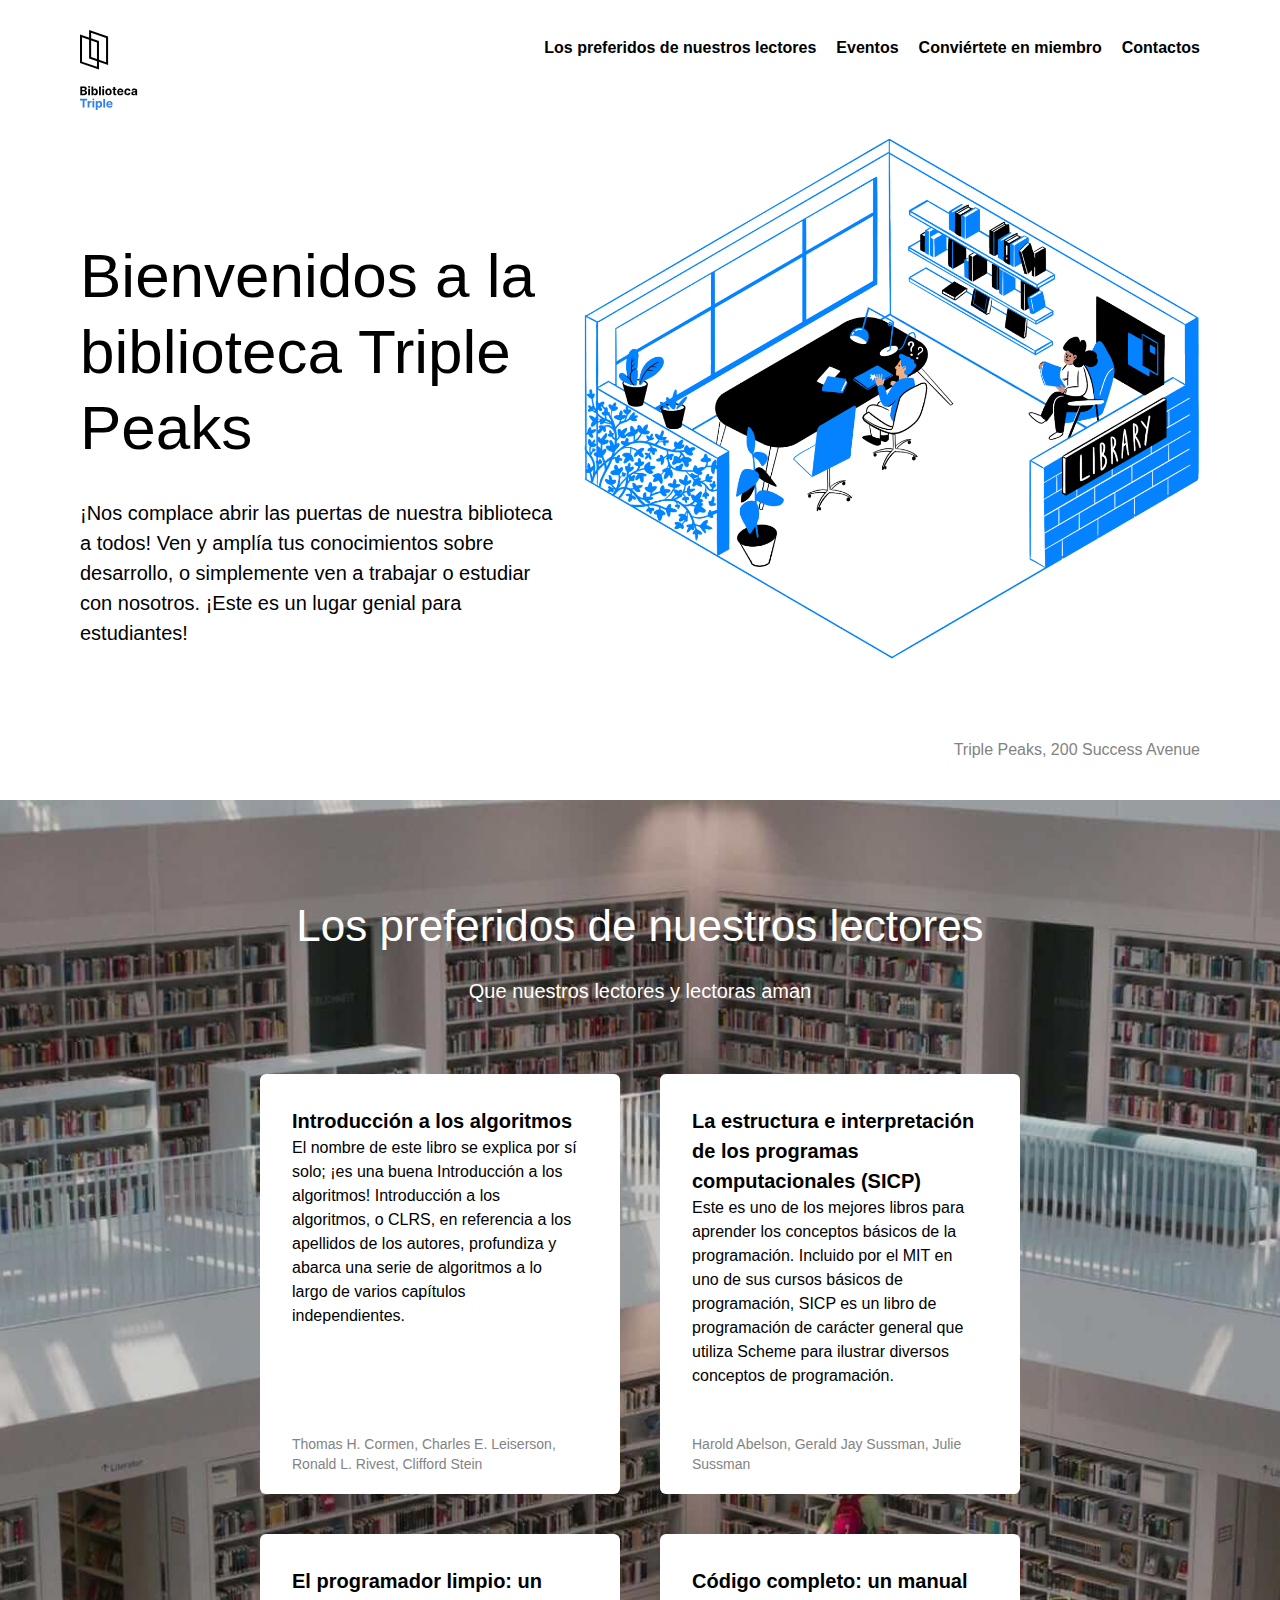
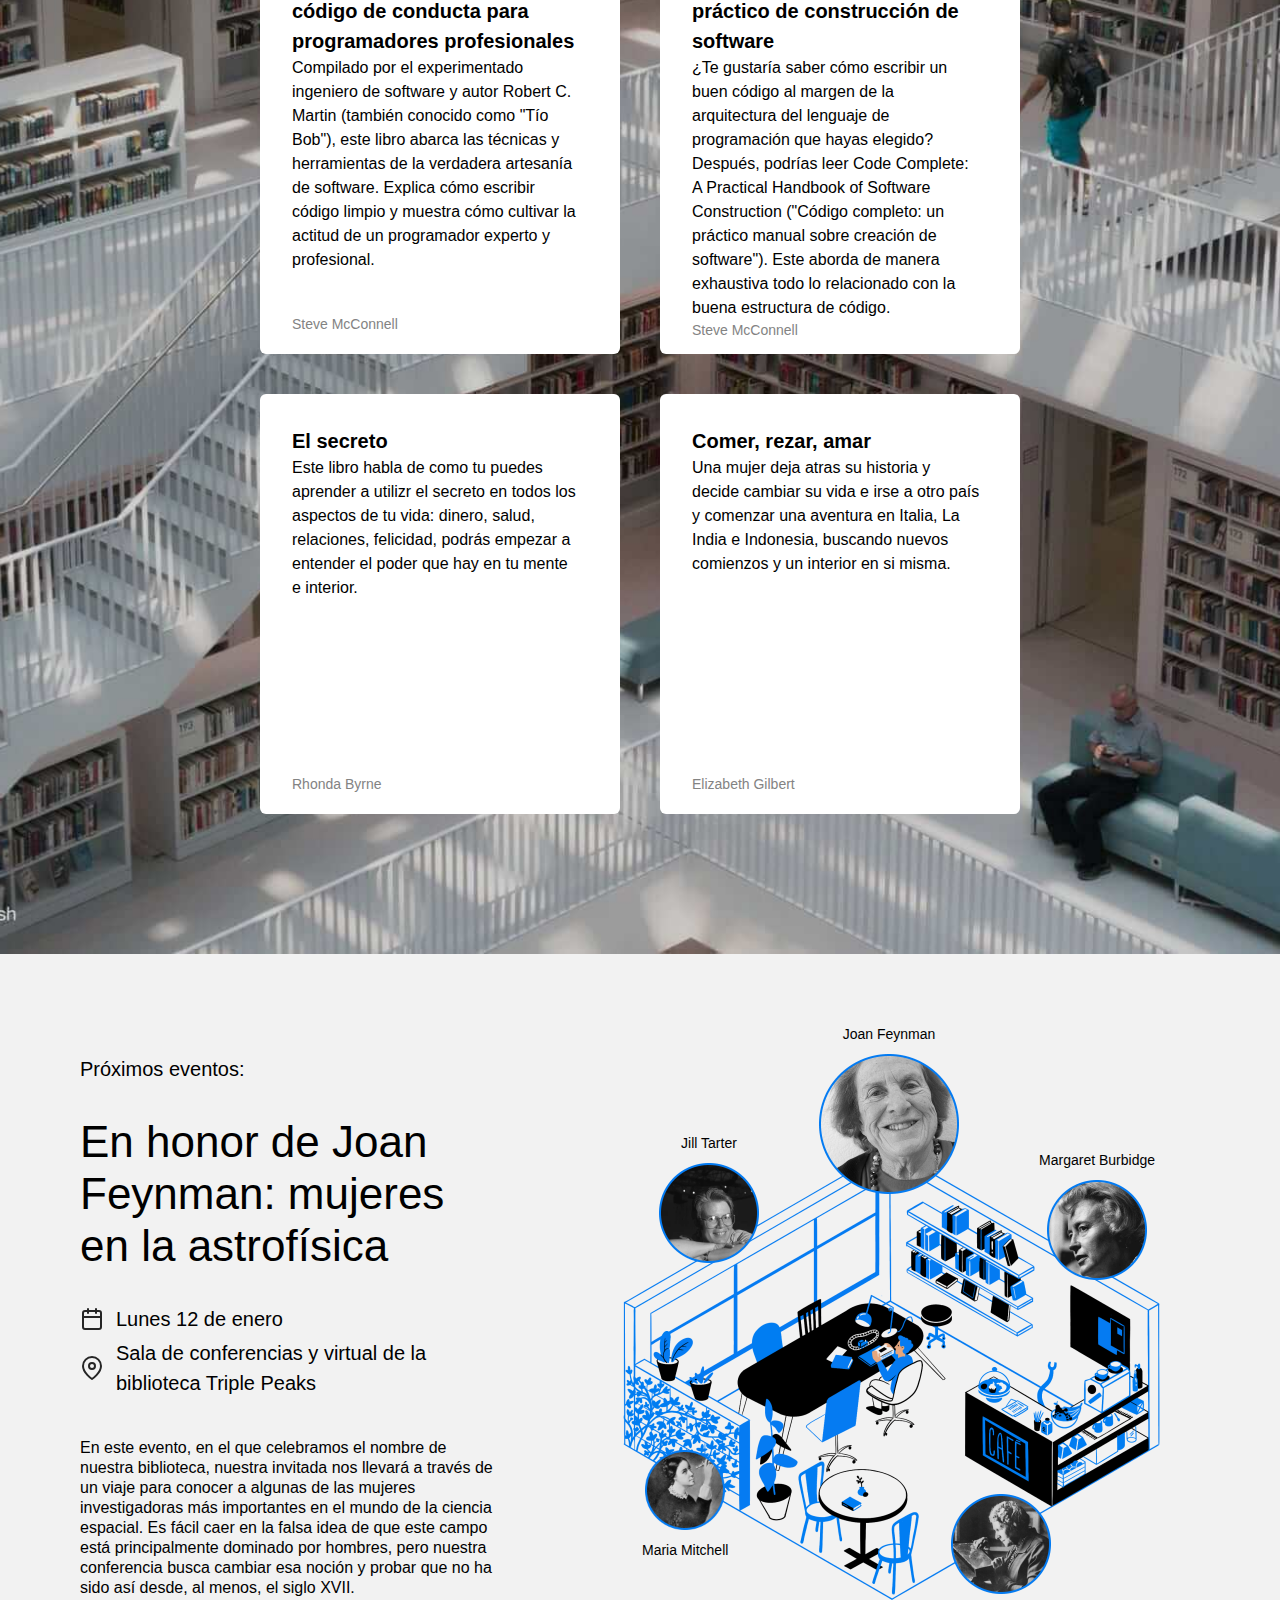
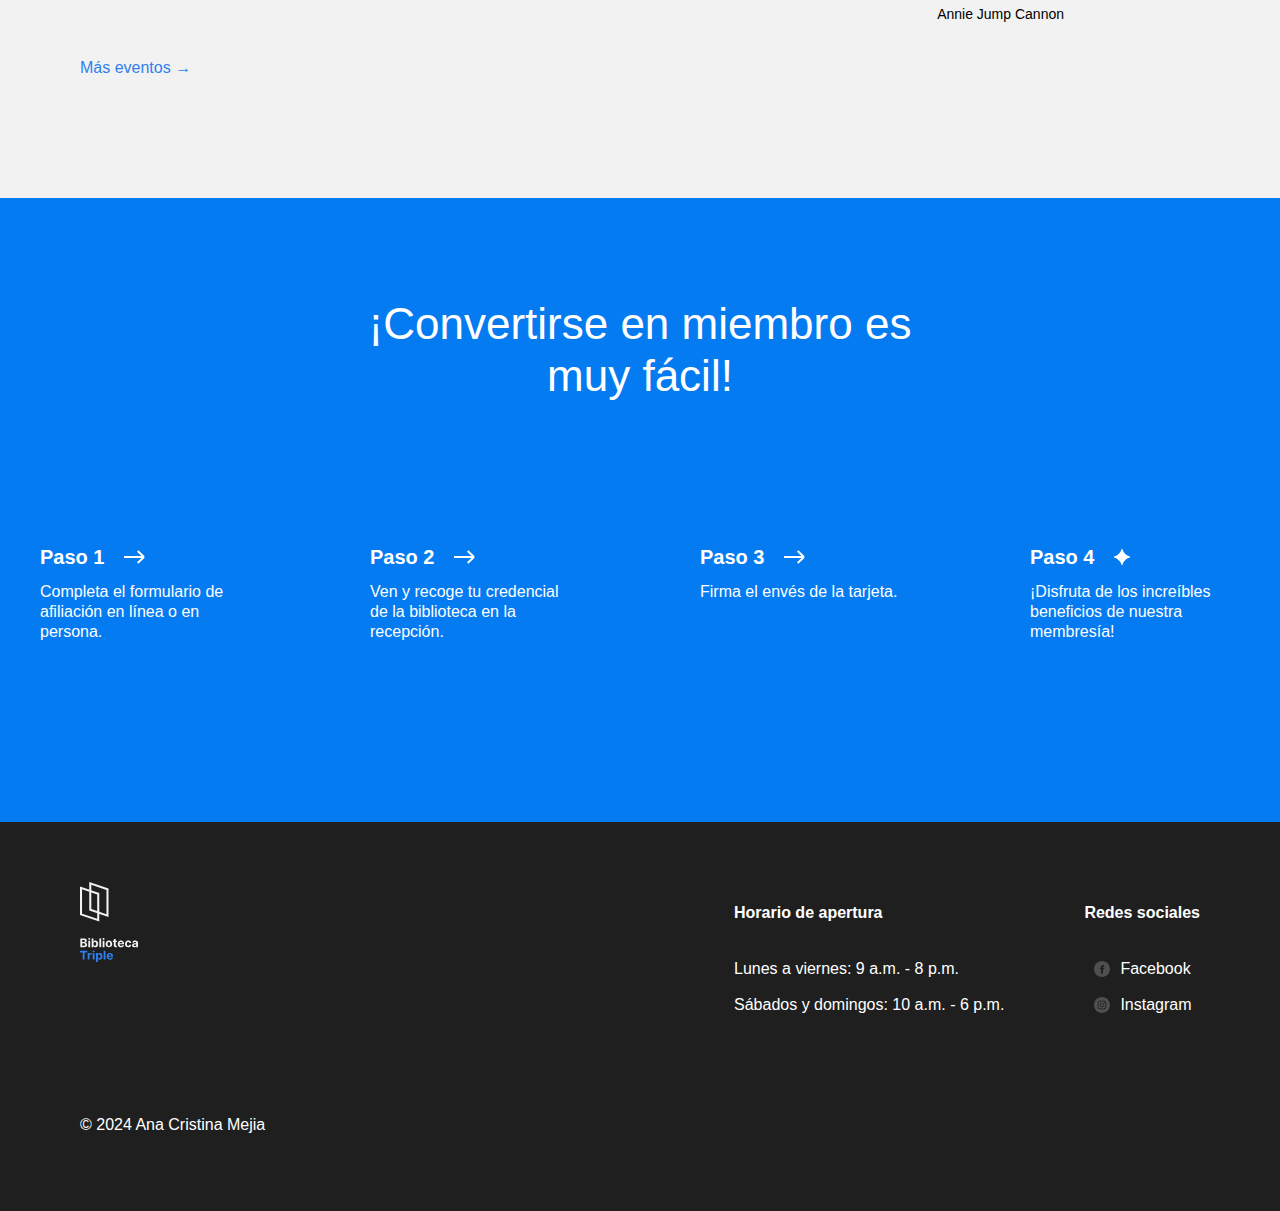
<file: index.html>
<!DOCTYPE html>
<html lang="es">
  <head>
    <meta charset="UTF-8" />
    <meta name="viewport" content="width=device-width, initial-scale=1.0" />
    <title>Biblioteca Triple Peaks</title>
    <link rel="shortcut icon" href="favicon.ico" />
    <link rel="stylesheet" href="./vendor/normalize.css" />
    <link rel="stylesheet" href="./styles/style.css" />
  </head>
  <body>
    <div class="page">
      <header class="header">
        <nav class="nav">
          <img
            src="./images/logo.svg"
            alt="Logotipo de la Biblioteca Triple Peaks"
            class="nav__logo"
          />
          <ul class="nav__links">
            <li>
              <a class="nav__link" href="#staff"
                >Los preferidos de nuestros lectores</a
              >
            </li>
            <li>
              <a class="nav__link" href="#events">Eventos</a>
            </li>
            <li>
              <a class="nav__link" href="#membership">Conviértete en miembro</a>
            </li>
            <li>
              <a class="nav__link" href="#footer">Contactos</a>
            </li>
          </ul>
        </nav>
        <div class="header__content">
          <div>
            <h1 class="header__title">
              Bienvenidos a la biblioteca Triple Peaks
            </h1>
            <p class="header__description">
              ¡Nos complace abrir las puertas de nuestra biblioteca a todos! Ven
              y amplía tus conocimientos sobre desarrollo, o simplemente ven a
              trabajar o estudiar con nosotros. ¡Este es un lugar genial para
              estudiantes!
            </p>
          </div>
          <img
            src="./images/inside_the_library.png"
            alt="Ilustración 'Dentro de la biblioteca'"
            class="header__image"
          />
        </div>
        <div class="header__footer">
          <p class="header__address">Triple Peaks, 200 Success Avenue</p>
        </div>
      </header>
      <main class="content">
        <section id="staff" class="staff">
          <h2 class="staff__title">Los preferidos de nuestros lectores</h2>
          <p class="staff__subtitle">Que nuestros lectores y lectoras aman</p>
          <ul class="staff__cards">
            <li class="card">
              <div class="card__content">
                <h3 class="card__title">Introducción a los algoritmos</h3>
                <p class="card__text">
                  El nombre de este libro se explica por sí solo; ¡es una buena
                  Introducción a los algoritmos! Introducción a los algoritmos,
                  o CLRS, en referencia a los apellidos de los autores,
                  profundiza y abarca una serie de algoritmos a lo largo de
                  varios capítulos independientes.
                </p>
                <p class="card__footer">
                  Thomas H. Cormen, Charles E. Leiserson, Ronald L. Rivest,
                  Clifford Stein
                </p>
              </div>
            </li>
            <li class="card">
              <div class="card__content">
                <h3 class="card__title">
                  La estructura e interpretación de los programas
                  computacionales (SICP)
                </h3>
                <p class="card__text">
                  Este es uno de los mejores libros para aprender los conceptos
                  básicos de la programación. Incluido por el MIT en uno de sus
                  cursos básicos de programación, SICP es un libro de
                  programación de carácter general que utiliza Scheme para
                  ilustrar diversos conceptos de programación.
                </p>
                <p class="card__footer">
                  Harold Abelson, Gerald Jay Sussman, Julie Sussman
                </p>
              </div>
            </li>
            <li class="card">
              <div class="card__content">
                <h3 class="card__title">
                  El programador limpio: un código de conducta para
                  programadores profesionales
                </h3>
                <p class="card__text">
                  Compilado por el experimentado ingeniero de software y autor
                  Robert C. Martin (también conocido como "Tío Bob"), este libro
                  abarca las técnicas y herramientas de la verdadera artesanía
                  de software. Explica cómo escribir código limpio y muestra
                  cómo cultivar la actitud de un programador experto y
                  profesional.
                </p>
                <p class="card__footer">Steve McConnell</p>
              </div>
            </li>
            <li class="card">
              <div class="card__content">
                <h3 class="card__title">
                  Código completo: un manual práctico de construcción de
                  software
                </h3>
                <p class="card__text">
                  ¿Te gustaría saber cómo escribir un buen código al margen de
                  la arquitectura del lenguaje de programación que hayas
                  elegido? Después, podrías leer Code Complete: A Practical
                  Handbook of Software Construction ("Código completo: un
                  práctico manual sobre creación de software"). Este aborda de
                  manera exhaustiva todo lo relacionado con la buena estructura
                  de código.
                </p>
                <p class="card__footer">Steve McConnell</p>
              </div>
            </li>
            <li class="card">
              <div class="card__content">
                <h3 class="card__title">El secreto</h3>
                <p class="card__text">
                  Este libro habla de como tu puedes aprender a utilizr el
                  secreto en todos los aspectos de tu vida: dinero, salud,
                  relaciones, felicidad, podrás empezar a entender el poder que
                  hay en tu mente e interior.
                </p>
                <p class="card__footer">Rhonda Byrne</p>
              </div>
            </li>
            <li class="card">
              <div class="card__content">
                <h3 class="card__title">Comer, rezar, amar</h3>
                <p class="card__text">
                  Una mujer deja atras su historia y decide cambiar su vida e
                  irse a otro país y comenzar una aventura en Italia, La India e
                  Indonesia, buscando nuevos comienzos y un interior en si
                  misma.
                </p>
                <p class="card__footer">Elizabeth Gilbert</p>
              </div>
            </li>
          </ul>
        </section>
        <section id="events" class="events">
          <div class="events__content">
            <h2 class="events__heading">Próximos eventos:</h2>
            <h3 class="events__title">
              En honor de Joan Feynman: mujeres en la astrofísica
            </h3>
            <div class="event-info events__info-section">
              <div class="event-info__item">
                <img
                  src="./images/icon_calendar.svg"
                  alt="Calendar icon"
                  class="event-info__icon"
                />
                <p class="event-info__text">Lunes 12 de enero</p>
              </div>
              <div class="event-info__item">
                <img
                  src="./images/icon_pin.svg"
                  alt="Pin icon"
                  class="event-info__icon"
                />
                <p class="event-info__text">
                  Sala de conferencias y virtual de la biblioteca Triple Peaks
                </p>
              </div>
            </div>
            <p class="events__description">
              En este evento, en el que celebramos el nombre de nuestra
              biblioteca, nuestra invitada nos llevará a través de un viaje para
              conocer a algunas de las mujeres investigadoras más importantes en
              el mundo de la ciencia espacial. Es fácil caer en la falsa idea de
              que este campo está principalmente dominado por hombres, pero
              nuestra conferencia busca cambiar esa noción y probar que no ha
              sido así desde, al menos, el siglo XVII.
            </p>
            <a href="#" class="events__more">Más eventos &rarr;</a>
          </div>
          <div class="events__cover">
            <img
              src="./images/cafe.png"
              alt="Cafe de la libreria"
              class="events__image"
            />
            <div class="person person_name_feynman">
              <p class="person__caption">Joan Feynman</p>
              <img
                src="./images/person_feynman.png"
                alt="Foto Feynman"
                class="person__image person__image_size_l"
              />
            </div>
            <div class="person person_name_burbidge">
              <p class="person__caption">Margaret Burbidge</p>
              <img
                src="./images/person_burbidge.png"
                alt="Foto Burbidge"
                class="person__image person__image_size_m"
              />
            </div>
            <div class="person person_name_cannon">
              <img
                src="./images/person_cannon.png"
                alt="Foto Cannon"
                class="person__image person__image_size_m"
              />
              <p class="person__caption">Annie Jump Cannon</p>
            </div>
            <div class="person person_name_mitchell">
              <img
                src="./images/person_mitchell.png"
                alt="Foto Mitchell"
                class="person__image person__image_size_s"
              />
              <p class="person__caption">Maria Mitchell</p>
            </div>
            <div class="person person_name_tarter">
              <p class="person__caption">Jill Tarter</p>
              <img
                src="./images/person_tarter.png"
                alt="Foto Tarter"
                class="person__image person__image_size_m"
              />
            </div>
          </div>
        </section>
        <section id="membership" class="membership">
          <h2 class="membership__title">
            ¡Convertirse en miembro es muy fácil!
          </h2>
          <ul class="membership__steps">
            <li class="step">
              <h3 class="step__title">
                Paso 1
                <img
                  src="./images/icon_step_forward.svg"
                  alt="icon forward"
                  class="step__icon"
                />
              </h3>
              <p class="step__description">
                Completa el formulario de afiliación en línea o en persona.
              </p>
            </li>
            <li class="step">
              <h3 class="step__title">
                Paso 2
                <img
                  src="./images/icon_step_forward.svg"
                  alt="icon forward"
                  class="step__icon"
                />
              </h3>
              <p class="step__description">
                Ven y recoge tu credencial de la biblioteca en la recepción.
              </p>
            </li>
            <li class="step">
              <h3 class="step__title">
                Paso 3
                <img
                  src="./images/icon_step_forward.svg"
                  alt="icon forward"
                  class="step__icon"
                />
              </h3>
              <p class="step__description">Firma el envés de la tarjeta.</p>
            </li>
            <li class="step">
              <h3 class="step__title">
                Paso 4
                <img
                  src="./images/icon_step_finish.svg"
                  alt="icon finish"
                  class="step__icon"
                />
              </h3>
              <p class="step__description">
                ¡Disfruta de los increíbles beneficios de nuestra membresía!
              </p>
            </li>
          </ul>
        </section>
      </main>
      <footer id="footer" class="footer">
        <div class="footer__columns">
          <div class="footer__column">
            <img
              src="./images/logo_white.svg"
              alt="Logo biblioteca"
              class="footer__logo"
            />
          </div>
          <div class="footer__column footer__column_content_hours">
            <h4 class="footer__column-heading">Horario de apertura</h4>
            <ul class="footer__list">
              <li class="footer__list-item">
                Lunes a viernes: 9 a.m. - 8 p.m.
              </li>
              <li class="footer__list-item">
                Sábados y domingos: 10 a.m. - 6 p.m.
              </li>
            </ul>
          </div>
          <div class="footer__column footer__column_content_social">
            <h4 class="footer__column-heading">Redes sociales</h4>
            <ul class="footer__list">
              <li class="footer__list-item">
                <a class="footer__column-link" href="#">
                  <img
                    class="footer__social-icon"
                    src="./images/facebook_white.svg"
                    alt="Icono de Facebook"
                  />
                  Facebook
                </a>
              </li>
              <li class="footer__list-item">
                <a class="footer__column-link" href="#">
                  <img
                    class="footer__social-icon"
                    src="./images/instagram_white.svg"
                    alt="Icono de instagram"
                  />
                  Instagram
                </a>
              </li>
            </ul>
          </div>
        </div>
        <p class="footer__copyright">© 2024 Ana Cristina Mejia</p>
      </footer>
    </div>
  </body>
</html>
</file>
<file: styles/style.css>
.page {
  max-width: 1600px;
  min-width: 1100px;
  margin: auto;
  font-family: sans-serif, Arial;
  font-size: 16px;
  line-height: 20px;
}

.header {
  display: flex;
  flex-direction: column;
  height: 100vh;
  min-height: 720px;
  max-height: 800px;
  padding: 30px 80px 40px;
  position: relative;
  box-sizing: border-box;
}

.nav {
  display: flex;
  justify-content: space-between;
}

.nav__logo {
  height: 80px;
  width: 58px;
}

.nav__links {
  display: flex;
  flex-direction: row;
  margin: 8px 0 0;
  column-gap: 20px;
  list-style-type: none;
  padding: 0;
}

.nav__link {
  color: #000000;
  text-decoration: none;
  font-weight: bold;
}

.header__content {
  display: flex;
  justify-content: space-between;
}

.header__title {
  max-width: 635px;
  font-size: 62px;
  line-height: 76px;
  font-weight: 500;
  margin-bottom: 32px;
  margin-top: 128px;
}

.header__description {
  max-width: 515px;
  font-size: 20px;
  line-height: 30px;
  margin-top: 32px;
}

.header__image {
  max-width: 636px;
}

.header__footer {
  margin-top: auto;
  width: 100%;
  display: flex;
  align-items: center;
  justify-content: flex-end;
  box-sizing: border-box;
}

.header__link {
  color: #2f80ed;
  text-decoration: none;
}

.header__address {
  margin: 0;
  color: #838383;
}

.staff {
  background-image: url(../images/staff_picks_background.jpg);
  background-size: cover;
  background-repeat: no-repeat;
  background-position: center;
  padding: 100px 0 140px;
}

.staff__title {
  text-align: center;
  font-size: 44px;
  line-height: 52px;
  font-weight: 400;
  margin: 0 0 24px;
  color: white;
}

.staff__subtitle {
  text-align: center;
  font-size: 20px;
  line-height: 30px;
  font-weight: 400;
  margin: 0;
  color: white;
}

.staff__cards {
  display: flex;
  max-width: 760px;
  margin: 68px auto 0px auto;
  padding: 0px;
  justify-content: center;
  flex-wrap: wrap;
  gap: 40px;
  list-style-type: none;
}

.card {
  background-color: #fff;
  border-radius: 6px;
  padding: 32px 40px 20px 32px;
  box-sizing: border-box;
  height: 420px;
  width: 360px;
}

.card__content {
  width: 100%;
  height: 100%;
  display: flex;
  flex-direction: column;
}

.card__title {
  font-size: 20px;
  line-height: 30px;
  font-weight: 700;
  margin: 0;
}

.card__text {
  margin: 20px 0 0;
  font-size: 16px;
  line-height: 24px;
  display: contents;
}

.card__footer {
  margin: auto 0 0 0;
  font-size: 14px;
  line-height: 20px;
  color: #838383;
}

.events {
  padding: 100px 0 120px 80px;
  display: flex;
  align-items: start;
  justify-content: space-between;
  box-sizing: border-box;
  background-color: #f2f2f2;
}

.events__content {
  flex-basis: 580px;
}

.events__heading {
  font-size: 20px;
  font-weight: 500;
  line-height: 30px;
  margin: 0;
}

.events__title {
  font-size: 44px;
  font-weight: 500;
  line-height: 52px;
  margin: 32px 0 0;
}

.events__info-section {
  margin-top: 32px;
}

.event-info__item {
  display: flex;
  align-items: center;
  margin-bottom: 4px;
  font-weight: 500;
}

.event-info__icon {
  background-repeat: no-repeat;
  background-position: center;
  margin-right: 12px;
  width: 24px;
  height: 24px;
}

.event-info__text {
  font-size: 20px;
  font-weight: 500;
  line-height: 30px;
  margin: 0;
}

.events__description {
  margin: 40px 0 60px;
}

.events__more {
  color: #2f80ed;
  text-decoration: none;
}

.events__cover {
  flex-grow: 1;
  flex-shrink: 0;
  flex-basis: 780px;
  max-width: 780px;
  position: relative;
}

.events__image {
  max-width: 100%;
}

.person {
  position: absolute;
  display: flex;
  align-items: center;
  flex-direction: column;
  gap: 10px;
}

.person_name_feynman {
  top: -30px;
  left: 319px;
}

.person_name_burbidge {
  top: 96px;
  right: 125px;
}

.person_name_cannon {
  bottom: 18px;
  right: 216px;
}

.person_name_mitchell {
  bottom: 82px;
  left: 142px;
}

.person_name_tarter {
  top: 79px;
  left: 159px;
}

.person__image {
  max-width: 100%;
}

.person__image_size_l {
  width: 140px;
}

.person__image_size_m {
  width: 100px;
}

.person__image_size_s {
  width: 80px;
}

.person__caption {
  text-align: center;
  font-size: 14px;
  margin: 0;
}

.membership {
  padding: 100px 0 140px;
  background-color: #057bf2;
  color: #ffffff;
}

.membership__title {
  max-width: 574px;
  margin: 0 auto;
  text-align: center;
  font-size: 44px;
  font-weight: 500;
  line-height: 52px;
}

.membership__steps {
  list-style-type: none;
  padding: 0;
  margin: 100px 0 0;
  display: flex;
  justify-content: center;
  column-gap: 40px;
}

.step {
  flex-basis: 220px;
  margin: 40px;
}

.step__title {
  margin: 0;
  font-size: 20px;
  line-height: 30px;
  font-weight: 700;
  display: flex;
  align-items: center;
}

.step__icon {
  margin-left: 20px;
}

.step__description {
  margin: 10px 0 0;
}

.footer {
  box-sizing: border-box;
  background-color: #1f1f1f;
  padding: 60px 80px;
  color: white;
}

.footer__columns {
  display: flex;
  color: white;
}

.footer__column_content_hours {
  display: flex;
  flex-direction: column;
  margin-left: auto;
}

.footer__column_content_social {
  display: flex;
  flex-direction: column;
  margin-left: 80px;
}

.footer__logo {
  width: 58px;
  height: 80px;
}

.footer__column-heading {
  margin-bottom: 20px;
}

.footer__list {
  /* El siguiente código elimina los estilos predeterminados del navegador para las listas */
  list-style-type: none;
  padding: 0;
  margin: 0;
}

.footer__list-item {
  margin-top: 16px;
}

.footer__column-link {
  color: white;
  text-decoration: none;
  margin-left: 10px;
  display: flex;
  align-items: center;
  column-gap: 10px;
}

.footer__social-icon {
  width: 16px;
  height: 16px;
}

.footer__copyright {
  color: white;
  margin-top: 100px;
}
</file>
